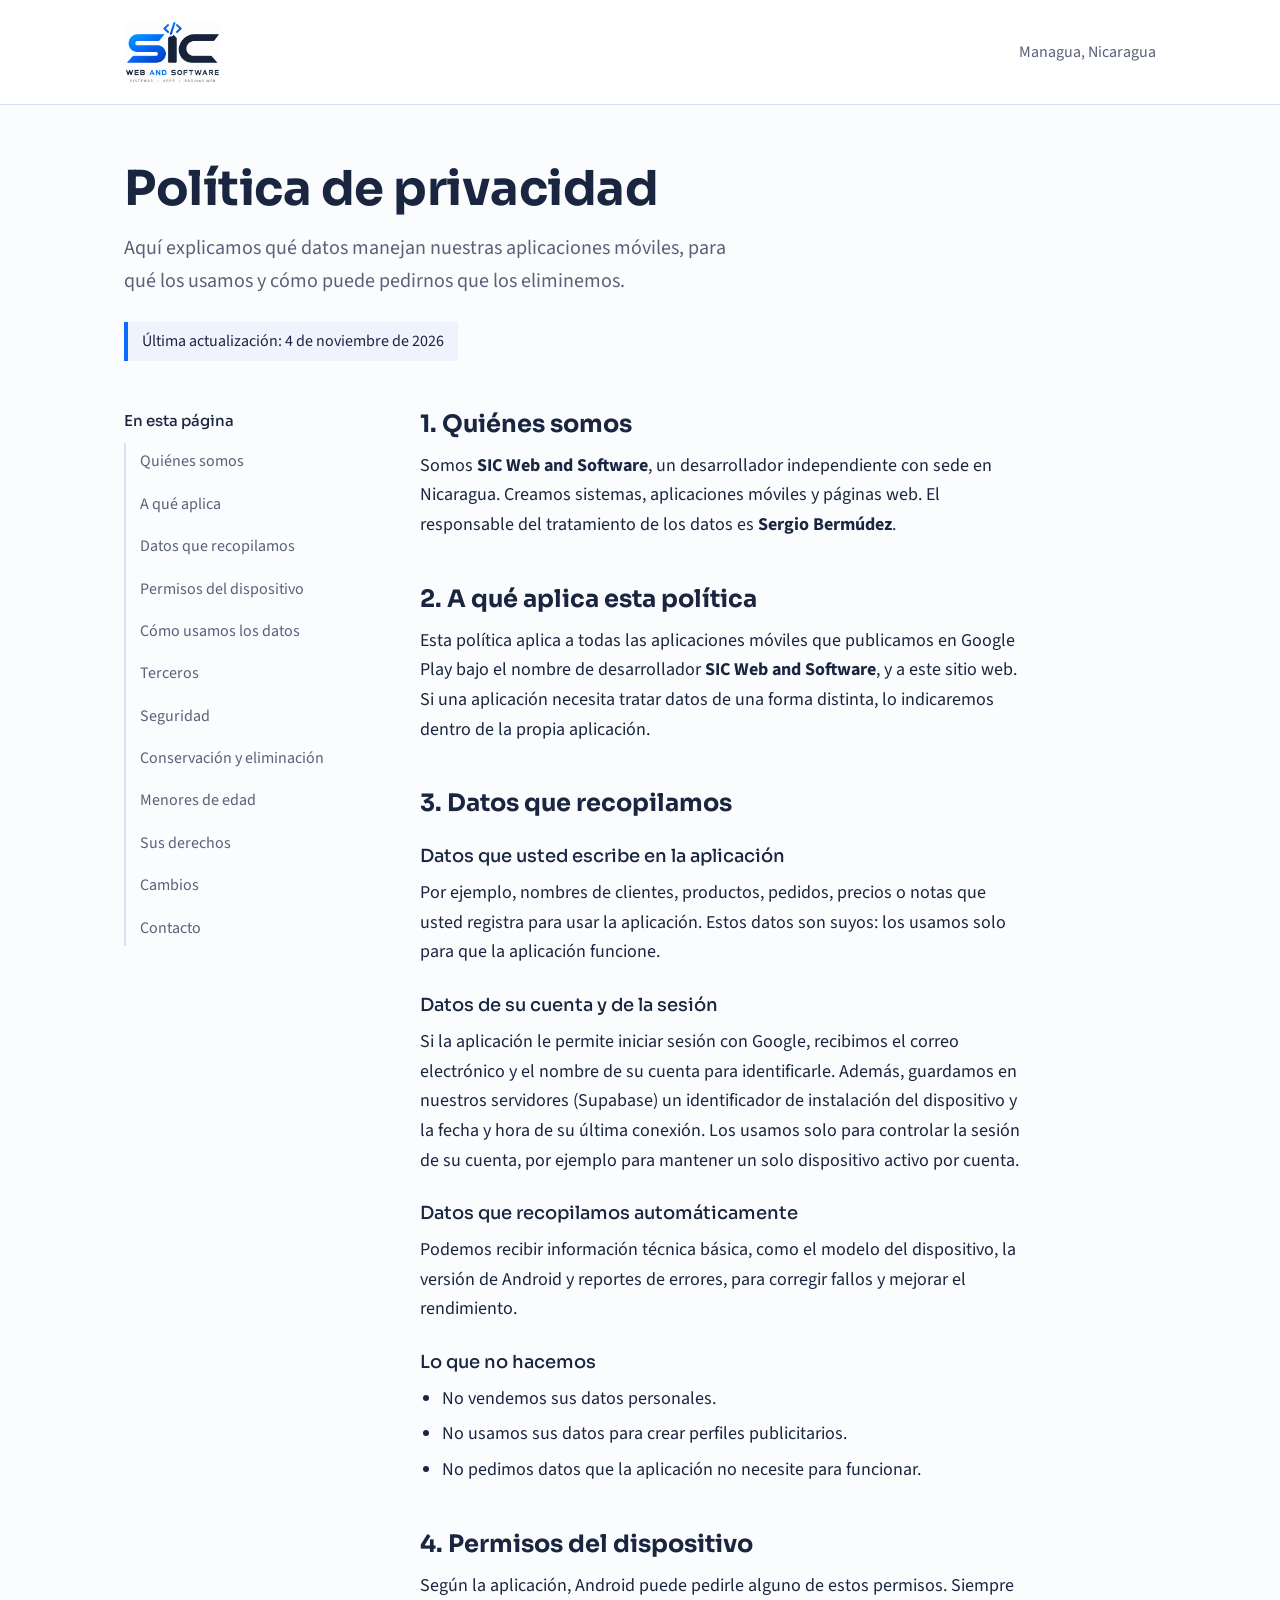
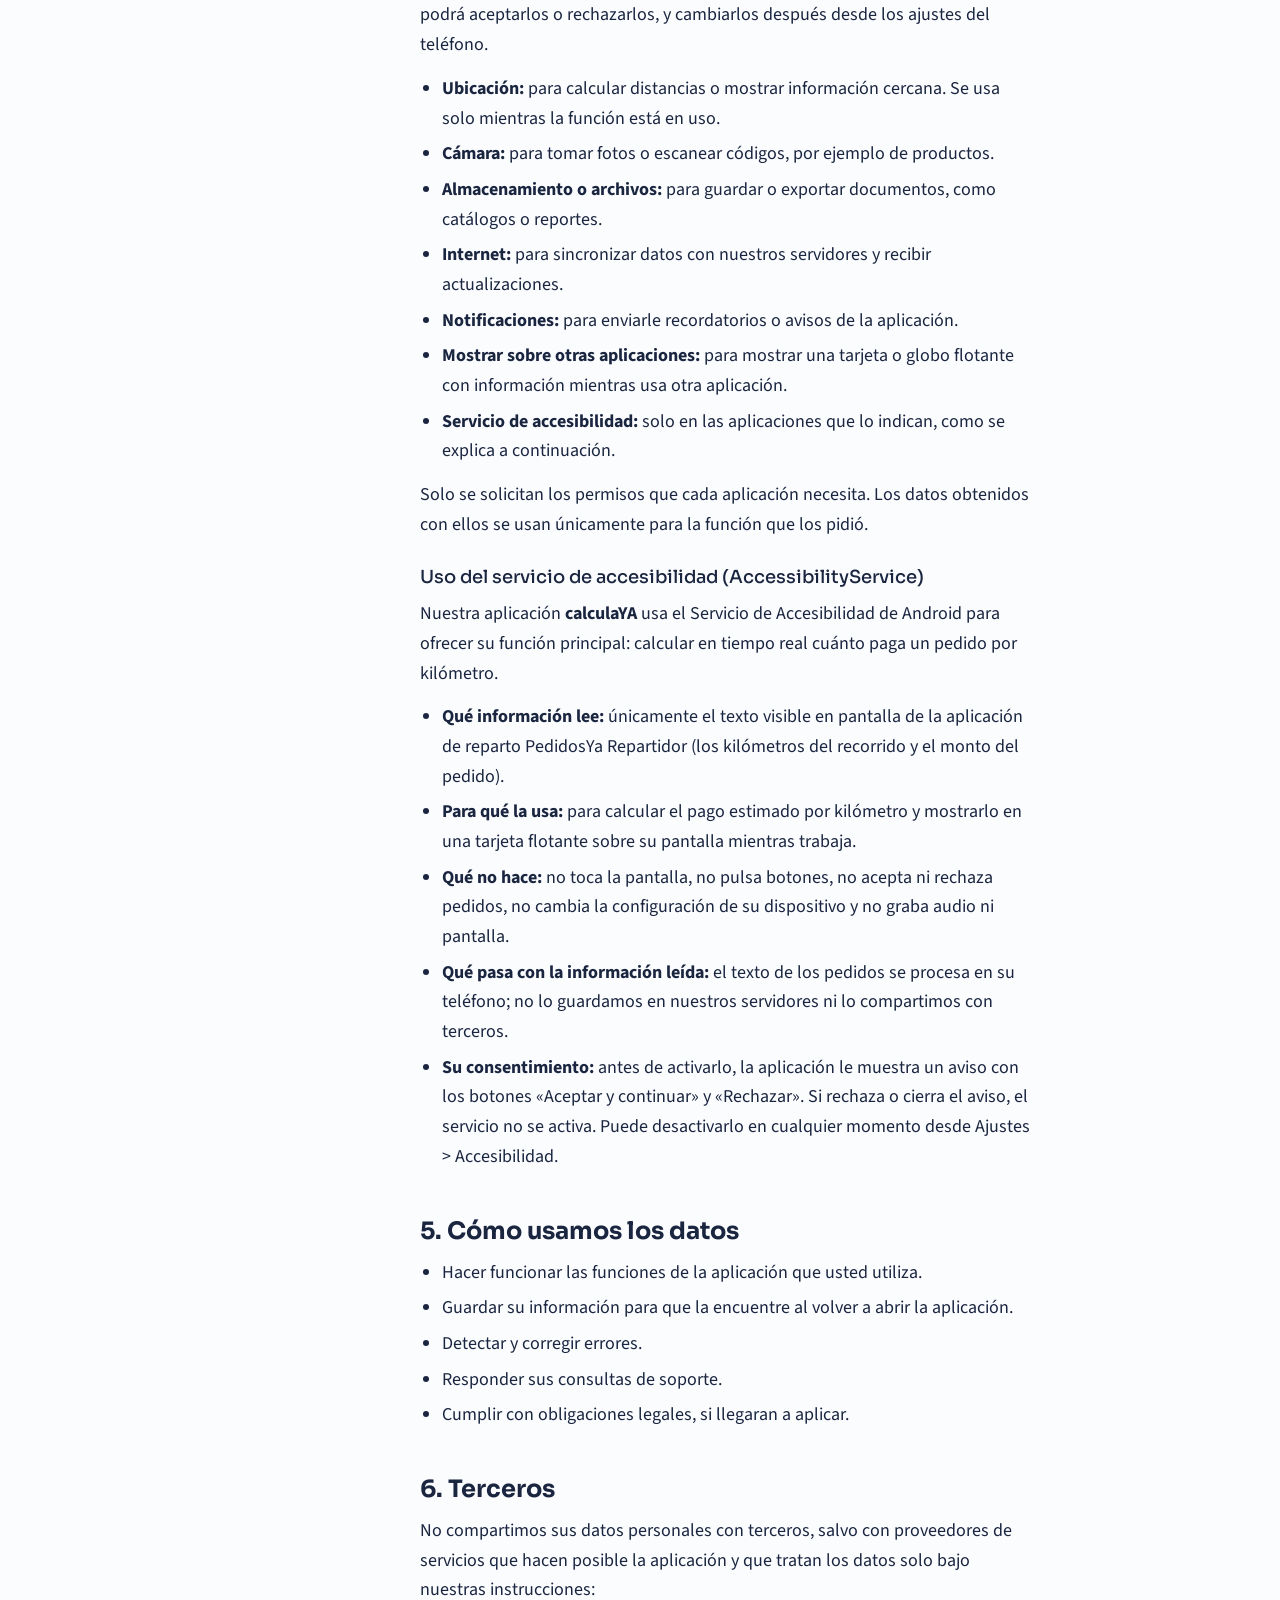
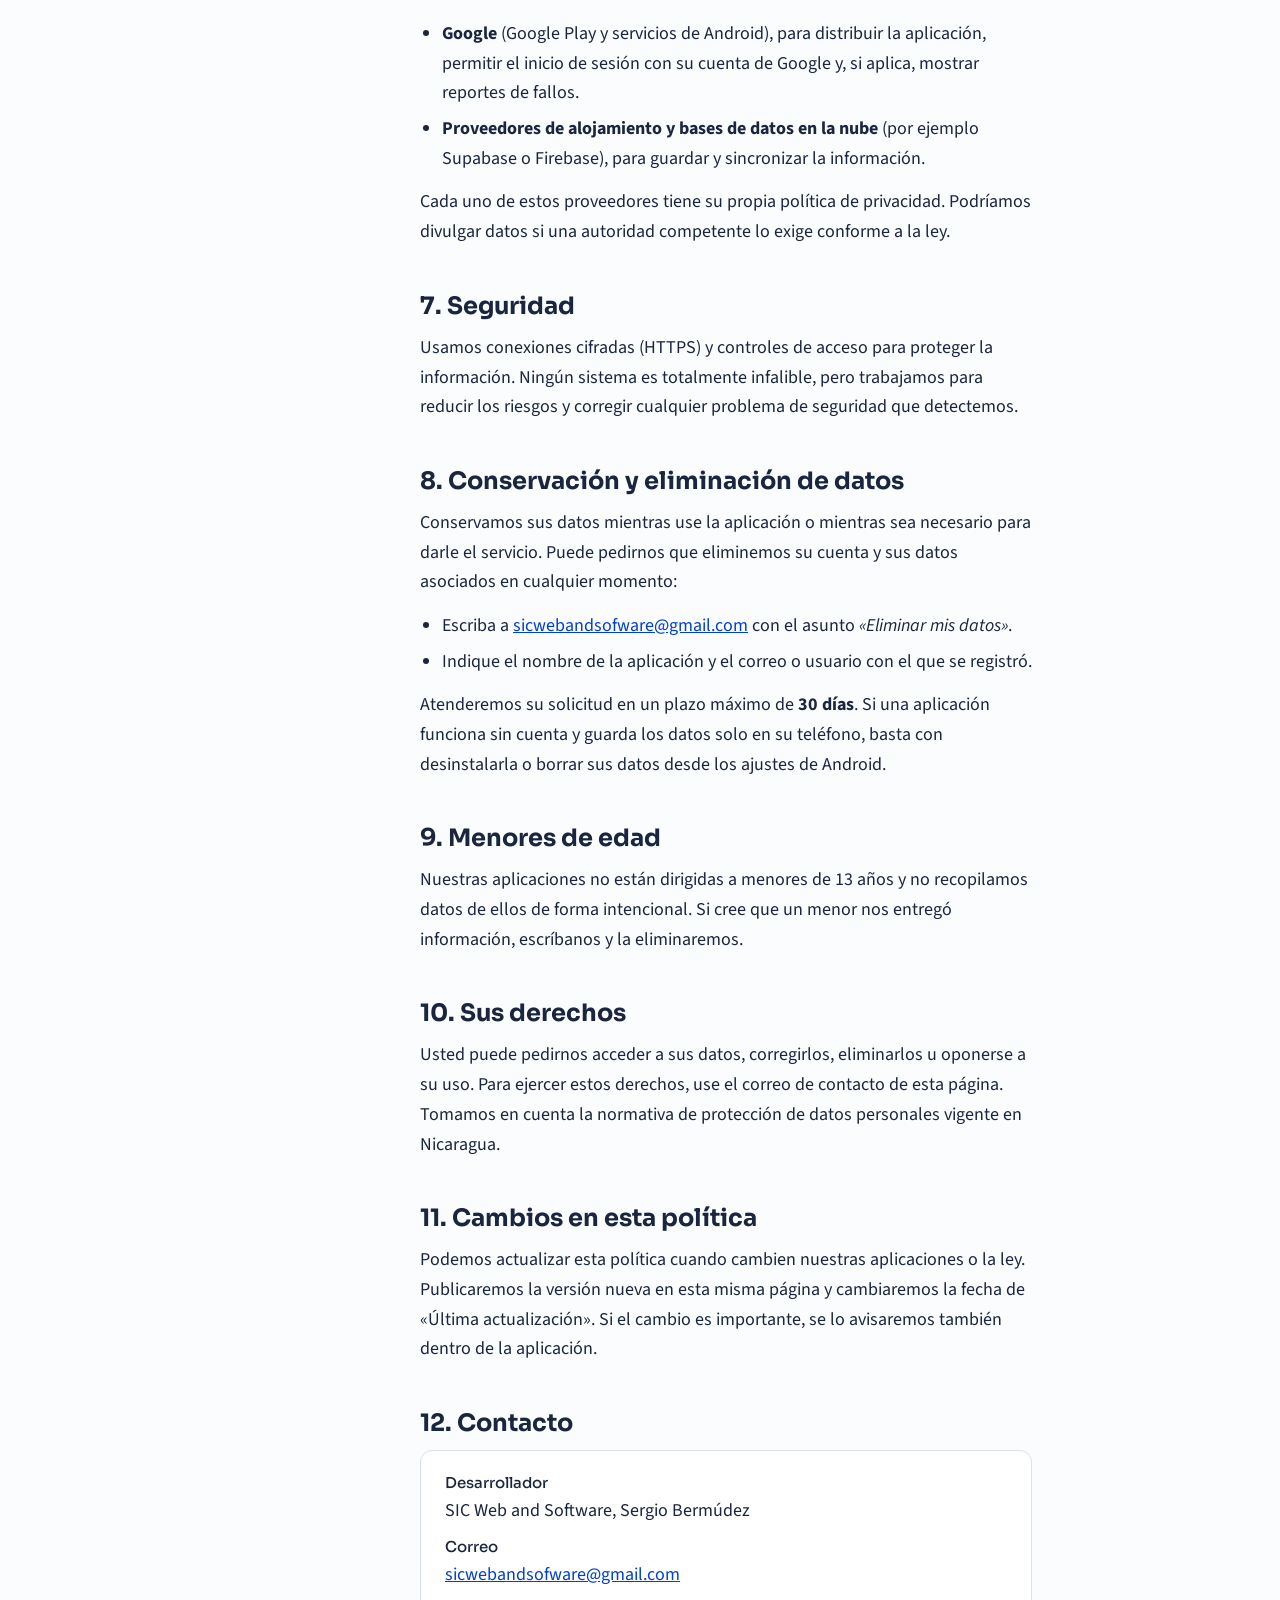
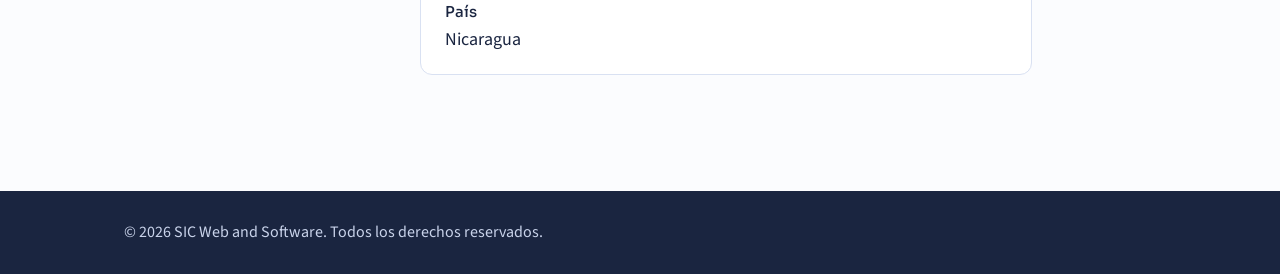
<file: index.html.html>
<!DOCTYPE html>
<html lang="es">
<head>
<meta charset="utf-8">
<meta name="viewport" content="width=device-width, initial-scale=1">
<title>Política de privacidad | SIC Web and Software</title>
<meta name="description" content="Política de privacidad de las aplicaciones móviles de SIC Web and Software.">
<link rel="icon" href="[data-uri]">
<link rel="preconnect" href="https://fonts.googleapis.com">
<link rel="preconnect" href="https://fonts.gstatic.com" crossorigin>
<link href="https://fonts.googleapis.com/css2?family=Sora:wght@500;700&family=Source+Sans+3:ital,wght@0,400;0,600;1,400&display=swap" rel="stylesheet">
<style>
:root{
  --navy:#1a2540;
  --blue:#0a6cff;
  --blue-deep:#0040d0;
  --paper:#fbfcfe;
  --tint:#eef3fd;
  --line:#d9e1f2;
  --muted:#586178;
  --heading:'Sora','Segoe UI',system-ui,sans-serif;
  --body:'Source Sans 3','Segoe UI',system-ui,-apple-system,sans-serif;
}
*{box-sizing:border-box}
html{scroll-behavior:smooth;scroll-padding-top:24px}
body{margin:0;background:var(--paper);color:var(--navy);font-family:var(--body);font-size:18px;line-height:1.65}
a{color:var(--blue-deep)}
a:focus-visible,summary:focus-visible{outline:3px solid var(--blue);outline-offset:3px;border-radius:4px}

.top{background:#fff;border-bottom:1px solid var(--line)}
.top-in{max-width:1080px;margin:0 auto;padding:20px 24px;display:flex;align-items:center;justify-content:space-between;gap:16px;flex-wrap:wrap}
.top img{height:64px;width:auto;display:block}
.top .tag{font-size:16px;color:var(--muted)}

.hero{max-width:1080px;margin:0 auto;padding:56px 24px 24px}
.hero h1{font-family:var(--heading);font-weight:700;font-size:clamp(30px,5vw,48px);line-height:1.15;margin:0 0 16px;letter-spacing:-.01em}
.hero p{max-width:62ch;margin:0;color:var(--muted);font-size:20px}
.stamp{display:inline-block;margin-top:24px;padding:6px 14px;border-left:4px solid var(--blue);background:var(--tint);font-size:16px}

.wrap{max-width:1080px;margin:0 auto;padding:24px 24px 72px;display:grid;grid-template-columns:240px minmax(0,1fr);gap:56px}
nav.toc{position:sticky;top:24px;align-self:start;font-size:16px}
nav.toc p{margin:0 0 10px;font-family:var(--heading);font-weight:500;font-size:15px}
nav.toc ol{list-style:none;margin:0;padding:0;border-left:2px solid var(--line)}
nav.toc a{display:block;padding:5px 0 5px 14px;color:var(--muted);text-decoration:none;margin-left:-2px;border-left:2px solid transparent}
nav.toc a:hover{color:var(--blue-deep);border-left-color:var(--blue)}

main{max-width:68ch}
section{margin-bottom:44px}
h2{font-family:var(--heading);font-weight:700;font-size:24px;line-height:1.25;margin:0 0 12px}
h3{font-family:var(--heading);font-weight:500;font-size:18px;margin:24px 0 6px}
p{margin:0 0 14px}
ul{margin:0 0 14px;padding-left:22px}
li{margin-bottom:6px}
.note{background:var(--tint);border-left:4px solid var(--blue);padding:14px 18px;margin:18px 0;border-radius:0 8px 8px 0}
.contact{border:1px solid var(--line);background:#fff;border-radius:12px;padding:20px 24px}
.contact dt{font-family:var(--heading);font-weight:500;font-size:15px;margin-top:10px}
.contact dt:first-child{margin-top:0}
.contact dd{margin:0}

footer{background:var(--navy);color:#c9d3ea;font-size:16px}
footer div{max-width:1080px;margin:0 auto;padding:28px 24px}

@media (max-width:820px){
  body{font-size:17px}
  .wrap{grid-template-columns:1fr;gap:8px}
  nav.toc{position:static;margin-bottom:24px}
  nav.toc ol{columns:2;column-gap:20px}
  .top img{height:52px}
}
@media (prefers-reduced-motion:reduce){html{scroll-behavior:auto}}
@media (prefers-color-scheme:dark){
  :root{--paper:#0f1628;--tint:#18233f;--line:#2a3757;--muted:#a6b1cc}
  body{color:#e8edf8}
  a{color:#7db2ff}
  .top,.contact{background:#141d34}
  .top img{background:#fff;border-radius:8px;padding:4px 8px}
}
</style>
</head>
<body>

<header class="top">
  <div class="top-in">
    <img src="[data-uri]" alt="SIC Web and Software: sistemas, apps y páginas web">
    <span class="tag">Managua, Nicaragua</span>
  </div>
</header>

<div class="hero">
  <h1>Política de privacidad</h1>
  <p>Aquí explicamos qué datos manejan nuestras aplicaciones móviles, para qué los usamos y cómo puede pedirnos que los eliminemos.</p>
  <span class="stamp">Última actualización: <span data-f="fecha">4 de noviembre de 2026</span></span>
</div>

<div class="wrap">
  <nav class="toc" aria-label="Contenido">
    <p>En esta página</p>
    <ol>
      <li><a href="#quienes">Quiénes somos</a></li>
      <li><a href="#alcance">A qué aplica</a></li>
      <li><a href="#datos">Datos que recopilamos</a></li>
      <li><a href="#permisos">Permisos del dispositivo</a></li>
      <li><a href="#uso">Cómo usamos los datos</a></li>
      <li><a href="#terceros">Terceros</a></li>
      <li><a href="#seguridad">Seguridad</a></li>
      <li><a href="#eliminacion">Conservación y eliminación</a></li>
      <li><a href="#menores">Menores de edad</a></li>
      <li><a href="#derechos">Sus derechos</a></li>
      <li><a href="#cambios">Cambios</a></li>
      <li><a href="#contacto">Contacto</a></li>
    </ol>
  </nav>

  <main>
    <section id="quienes">
      <h2>1. Quiénes somos</h2>
      <p>Somos <strong>SIC Web and Software</strong>, un desarrollador independiente con sede en Nicaragua. Creamos sistemas, aplicaciones móviles y páginas web. El responsable del tratamiento de los datos es <strong data-f="responsable">Sergio Bermúdez</strong>.</p>
    </section>

    <section id="alcance">
      <h2>2. A qué aplica esta política</h2>
      <p>Esta política aplica a todas las aplicaciones móviles que publicamos en Google Play bajo el nombre de desarrollador <strong>SIC Web and Software</strong>, y a este sitio web. Si una aplicación necesita tratar datos de una forma distinta, lo indicaremos dentro de la propia aplicación.</p>
    </section>

    <section id="datos">
      <h2>3. Datos que recopilamos</h2>
      <h3>Datos que usted escribe en la aplicación</h3>
      <p>Por ejemplo, nombres de clientes, productos, pedidos, precios o notas que usted registra para usar la aplicación. Estos datos son suyos: los usamos solo para que la aplicación funcione.</p>
      <h3>Datos de su cuenta y de la sesión</h3>
      <p>Si la aplicación le permite iniciar sesión con Google, recibimos el correo electrónico y el nombre de su cuenta para identificarle. Además, guardamos en nuestros servidores (Supabase) un identificador de instalación del dispositivo y la fecha y hora de su última conexión. Los usamos solo para controlar la sesión de su cuenta, por ejemplo para mantener un solo dispositivo activo por cuenta.</p>
      <h3>Datos que recopilamos automáticamente</h3>
      <p>Podemos recibir información técnica básica, como el modelo del dispositivo, la versión de Android y reportes de errores, para corregir fallos y mejorar el rendimiento.</p>
      <h3>Lo que no hacemos</h3>
      <ul>
        <li>No vendemos sus datos personales.</li>
        <li>No usamos sus datos para crear perfiles publicitarios.</li>
        <li>No pedimos datos que la aplicación no necesite para funcionar.</li>
      </ul>
    </section>

    <section id="permisos">
      <h2>4. Permisos del dispositivo</h2>
      <p>Según la aplicación, Android puede pedirle alguno de estos permisos. Siempre podrá aceptarlos o rechazarlos, y cambiarlos después desde los ajustes del teléfono.</p>
      <ul>
        <li><strong>Ubicación:</strong> para calcular distancias o mostrar información cercana. Se usa solo mientras la función está en uso.</li>
        <li><strong>Cámara:</strong> para tomar fotos o escanear códigos, por ejemplo de productos.</li>
        <li><strong>Almacenamiento o archivos:</strong> para guardar o exportar documentos, como catálogos o reportes.</li>
        <li><strong>Internet:</strong> para sincronizar datos con nuestros servidores y recibir actualizaciones.</li>
        <li><strong>Notificaciones:</strong> para enviarle recordatorios o avisos de la aplicación.</li>
        <li><strong>Mostrar sobre otras aplicaciones:</strong> para mostrar una tarjeta o globo flotante con información mientras usa otra aplicación.</li>
        <li><strong>Servicio de accesibilidad:</strong> solo en las aplicaciones que lo indican, como se explica a continuación.</li>
      </ul>
      <p>Solo se solicitan los permisos que cada aplicación necesita. Los datos obtenidos con ellos se usan únicamente para la función que los pidió.</p>

      <h3 id="accesibilidad">Uso del servicio de accesibilidad (AccessibilityService)</h3>
      <p>Nuestra aplicación <strong>calculaYA</strong> usa el Servicio de Accesibilidad de Android para ofrecer su función principal: calcular en tiempo real cuánto paga un pedido por kilómetro.</p>
      <ul>
        <li><strong>Qué información lee:</strong> únicamente el texto visible en pantalla de la aplicación de reparto PedidosYa Repartidor (los kilómetros del recorrido y el monto del pedido).</li>
        <li><strong>Para qué la usa:</strong> para calcular el pago estimado por kilómetro y mostrarlo en una tarjeta flotante sobre su pantalla mientras trabaja.</li>
        <li><strong>Qué no hace:</strong> no toca la pantalla, no pulsa botones, no acepta ni rechaza pedidos, no cambia la configuración de su dispositivo y no graba audio ni pantalla.</li>
        <li><strong>Qué pasa con la información leída:</strong> el texto de los pedidos se procesa en su teléfono; no lo guardamos en nuestros servidores ni lo compartimos con terceros.</li>
        <li><strong>Su consentimiento:</strong> antes de activarlo, la aplicación le muestra un aviso con los botones «Aceptar y continuar» y «Rechazar». Si rechaza o cierra el aviso, el servicio no se activa. Puede desactivarlo en cualquier momento desde Ajustes &gt; Accesibilidad.</li>
      </ul>
    </section>

    <section id="uso">
      <h2>5. Cómo usamos los datos</h2>
      <ul>
        <li>Hacer funcionar las funciones de la aplicación que usted utiliza.</li>
        <li>Guardar su información para que la encuentre al volver a abrir la aplicación.</li>
        <li>Detectar y corregir errores.</li>
        <li>Responder sus consultas de soporte.</li>
        <li>Cumplir con obligaciones legales, si llegaran a aplicar.</li>
      </ul>
    </section>

    <section id="terceros">
      <h2>6. Terceros</h2>
      <p>No compartimos sus datos personales con terceros, salvo con proveedores de servicios que hacen posible la aplicación y que tratan los datos solo bajo nuestras instrucciones:</p>
      <ul>
        <li><strong>Google</strong> (Google Play y servicios de Android), para distribuir la aplicación, permitir el inicio de sesión con su cuenta de Google y, si aplica, mostrar reportes de fallos.</li>
        <li><strong>Proveedores de alojamiento y bases de datos en la nube</strong> (por ejemplo Supabase o Firebase), para guardar y sincronizar la información.</li>
      </ul>
      <p>Cada uno de estos proveedores tiene su propia política de privacidad. Podríamos divulgar datos si una autoridad competente lo exige conforme a la ley.</p>
    </section>

    <section id="seguridad">
      <h2>7. Seguridad</h2>
      <p>Usamos conexiones cifradas (HTTPS) y controles de acceso para proteger la información. Ningún sistema es totalmente infalible, pero trabajamos para reducir los riesgos y corregir cualquier problema de seguridad que detectemos.</p>
    </section>

    <section id="eliminacion">
      <h2>8. Conservación y eliminación de datos</h2>
      <p>Conservamos sus datos mientras use la aplicación o mientras sea necesario para darle el servicio. Puede pedirnos que eliminemos su cuenta y sus datos asociados en cualquier momento:</p>
      <ul>
        <li>Escriba a <a data-f-mail href="mailto:sicwebandsofware@gmail.com"><span data-f="correo">sicwebandsofware@gmail.com</span></a> con el asunto <em>«Eliminar mis datos»</em>.</li>
        <li>Indique el nombre de la aplicación y el correo o usuario con el que se registró.</li>
      </ul>
      <p>Atenderemos su solicitud en un plazo máximo de <strong>30 días</strong>. Si una aplicación funciona sin cuenta y guarda los datos solo en su teléfono, basta con desinstalarla o borrar sus datos desde los ajustes de Android.</p>
    </section>

    <section id="menores">
      <h2>9. Menores de edad</h2>
      <p>Nuestras aplicaciones no están dirigidas a menores de 13 años y no recopilamos datos de ellos de forma intencional. Si cree que un menor nos entregó información, escríbanos y la eliminaremos.</p>
    </section>

    <section id="derechos">
      <h2>10. Sus derechos</h2>
      <p>Usted puede pedirnos acceder a sus datos, corregirlos, eliminarlos u oponerse a su uso. Para ejercer estos derechos, use el correo de contacto de esta página. Tomamos en cuenta la normativa de protección de datos personales vigente en Nicaragua.</p>
    </section>

    <section id="cambios">
      <h2>11. Cambios en esta política</h2>
      <p>Podemos actualizar esta política cuando cambien nuestras aplicaciones o la ley. Publicaremos la versión nueva en esta misma página y cambiaremos la fecha de «Última actualización». Si el cambio es importante, se lo avisaremos también dentro de la aplicación.</p>
    </section>

    <section id="contacto">
      <h2>12. Contacto</h2>
      <div class="contact">
        <dl style="margin:0">
          <dt>Desarrollador</dt>
          <dd>SIC Web and Software, <span data-f="responsable">Sergio Bermúdez</span></dd>
          <dt>Correo</dt>
          <dd><a data-f-mail href="mailto:sicwebandsofware@gmail.com"><span data-f="correo">sicwebandsofware@gmail.com</span></a></dd>
          <dt>País</dt>
          <dd>Nicaragua</dd>
        </dl>
      </div>
    </section>
  </main>
</div>

<footer>
  <div>© <span id="y">2026</span> SIC Web and Software. Todos los derechos reservados.</div>
</footer>

<script>
/* ====== EDITE SOLO ESTO ====== */
var CONFIG = {
  correo: "sicwebandsofware@gmail.com",          
  responsable: "Sergio Bermúdez",
  fecha: "4 de noviembre de 2026"
};
/* ============================= */
document.querySelectorAll('[data-f]').forEach(function(el){
  var k = el.getAttribute('data-f'); if (CONFIG[k]) el.textContent = CONFIG[k];
});
document.querySelectorAll('[data-f-mail]').forEach(function(a){
  a.setAttribute('href','mailto:' + CONFIG.correo);
});
document.getElementById('y').textContent = new Date().getFullYear();
</script>
</body>
</html>
</file>
